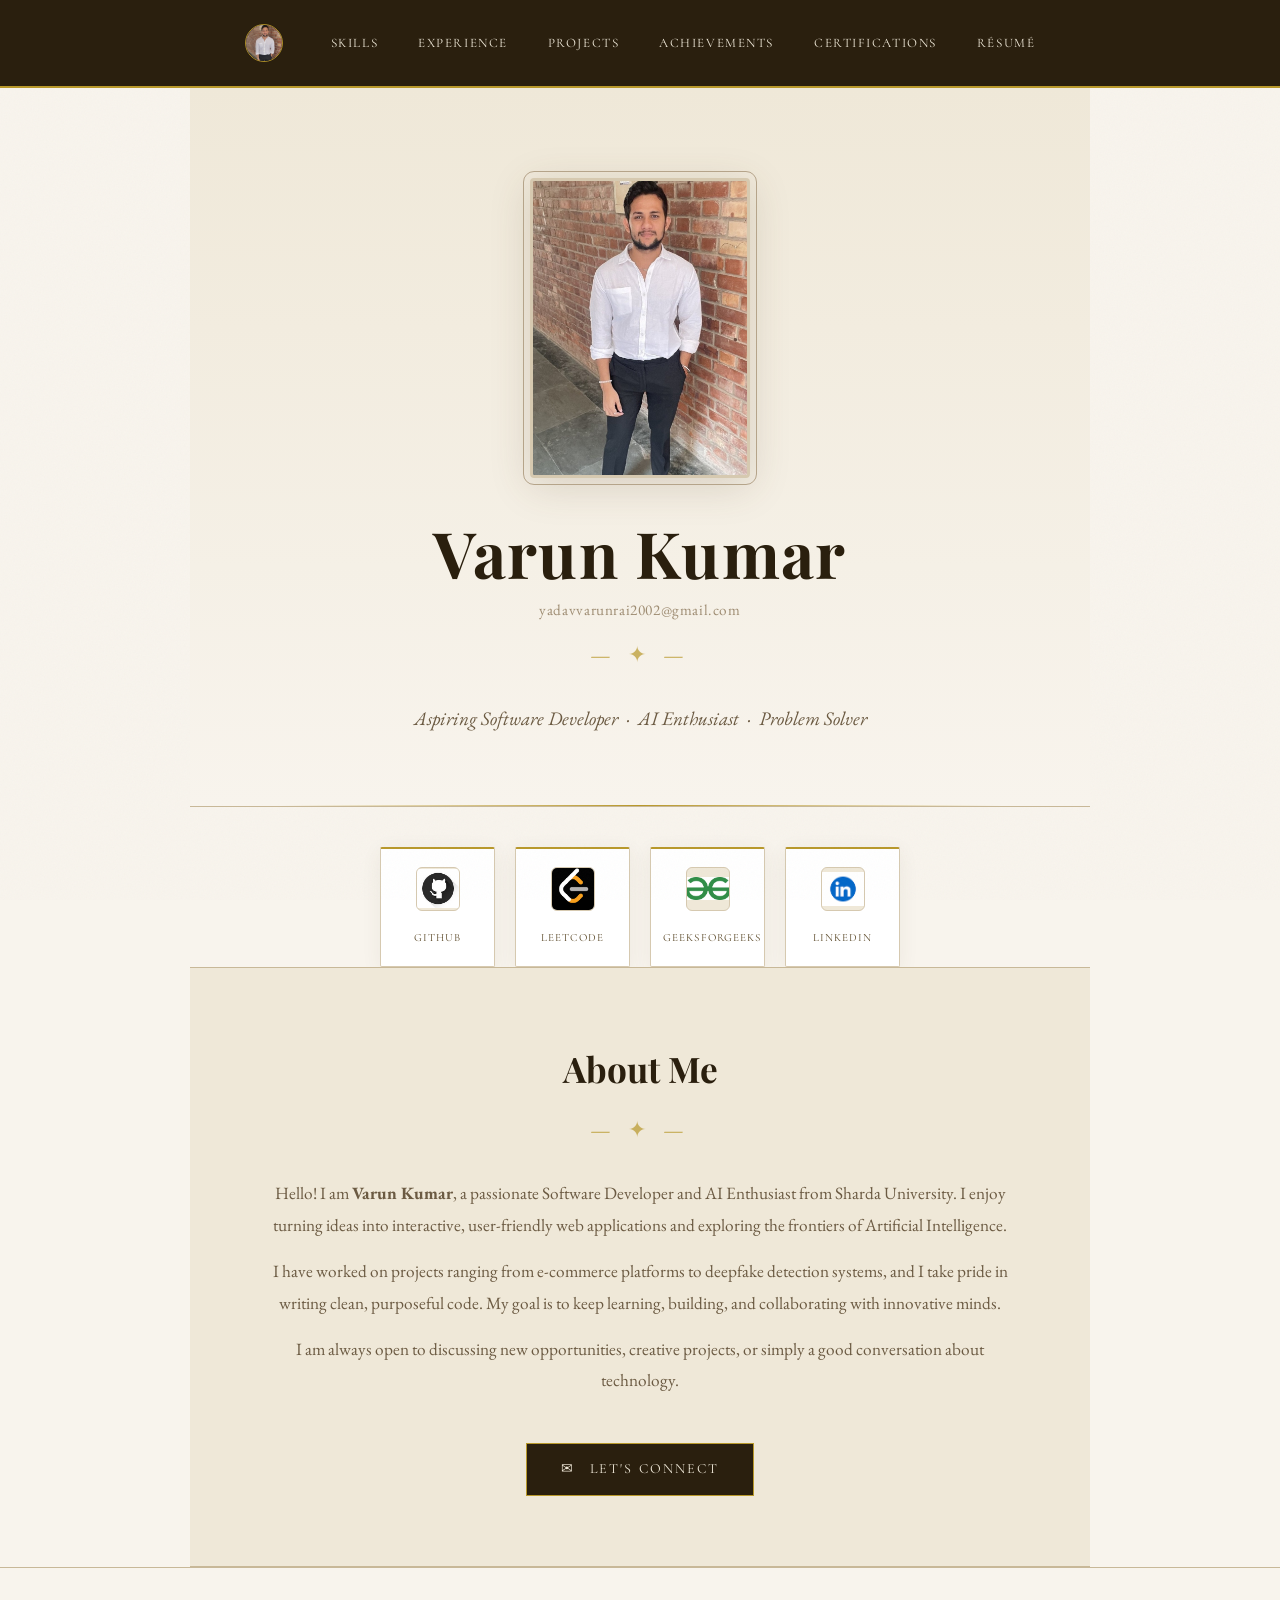
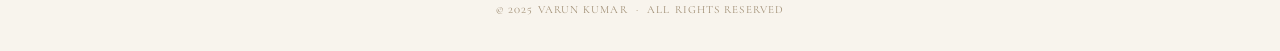
<file: index.html>
<!DOCTYPE html>
<html lang="en">
<head>
  <meta charset="UTF-8">
  <meta name="viewport" content="width=device-width, initial-scale=1.0">
  <title>Varun Kumar — Portfolio</title>
  <link rel="stylesheet" href="style.css">
</head>
<body>

  <nav>
    <ul>
      <li>
        <a href="index.html">
          <img src="assets/profile.jpg" alt="Varun Kumar" class="profile-nav">
        </a>
      </li>
      <li><a href="skills.html">Skills</a></li>
      <li><a href="experience.html">Experience</a></li>
      <li><a href="projects.html">Projects</a></li>
      <li><a href="achievements.html">Achievements</a></li>
      <li><a href="certifications.html">Certifications</a></li>
      <li><a href="Resume_Varun.pdf" target="_blank">Résumé</a></li>
    </ul>
  </nav>

  <section class="hero">
    <img src="assets/profile.jpg" alt="Varun Kumar" class="profile-img">
    <h1 class="name-text">Varun Kumar</h1>
    <p class="email">yadavvarunrai2002@gmail.com</p>
    <div class="ornament">— ✦ —</div>
    <p class="tagline">Aspiring Software Developer &nbsp;·&nbsp; AI Enthusiast &nbsp;·&nbsp; Problem Solver</p>
  </section>

  <div class="social-cards">
    <a href="https://github.com/VarunYadav031" target="_blank" class="card">
      <img src="assets/github.jpg" alt="GitHub">
      <p>GitHub</p>
    </a>
    <a href="https://leetcode.com/u/VarunYadav031/" target="_blank" class="card">
      <img src="assets/leetcodepng.png" alt="LeetCode">
      <p>LeetCode</p>
    </a>
    <a href="https://www.geeksforgeeks.org/" target="_blank" class="card">
      <img src="assets/gfg.png" alt="GeeksforGeeks">
      <p>GeeksForGeeks</p>
    </a>
    <a href="https://www.linkedin.com/in/varun-kumar-348397373/" target="_blank" class="card">
      <img src="assets/linkdin.png" alt="LinkedIn">
      <p>LinkedIn</p>
    </a>
  </div>

  <section class="about">
    <h2>About Me</h2>
    <div class="ornament">— ✦ —</div>
    <p>
      Hello! I am <strong>Varun Kumar</strong>, a passionate Software Developer and AI Enthusiast
      from Sharda University. I enjoy turning ideas into interactive, user-friendly web applications
      and exploring the frontiers of Artificial Intelligence.
    </p>
    <p>
      I have worked on projects ranging from e-commerce platforms to deepfake detection systems,
      and I take pride in writing clean, purposeful code. My goal is to keep learning, building,
      and collaborating with innovative minds.
    </p>
    <p>
      I am always open to discussing new opportunities, creative projects, or simply a good
      conversation about technology.
    </p>
    <a href="mailto:yadavvarunrai2002@gmail.com" class="contact-btn">✉ &nbsp; Let's Connect</a>
  </section>

  <footer>
    <p>&copy; 2025 Varun Kumar &nbsp;·&nbsp; All Rights Reserved</p>
  </footer>

</body>
</html>
</file>
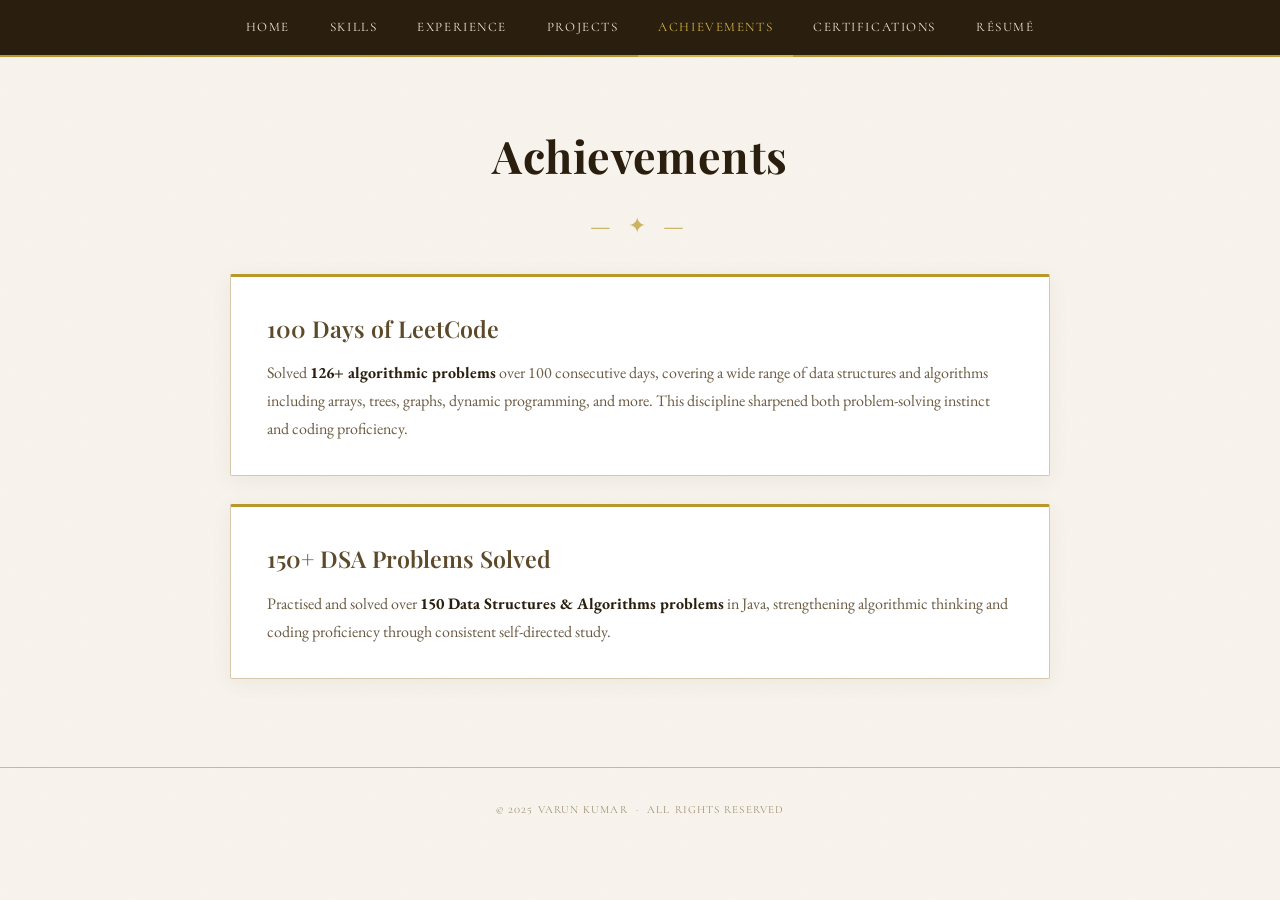
<file: achievements.html>
<!DOCTYPE html>
<html lang="en">
<head>
  <meta charset="UTF-8">
  <meta name="viewport" content="width=device-width, initial-scale=1.0">
  <title>Varun Kumar — Achievements</title>
  <link rel="stylesheet" href="style.css">
</head>
<body>

  <nav>
    <ul>
      <li><a href="index.html">Home</a></li>
      <li><a href="skills.html">Skills</a></li>
      <li><a href="experience.html">Experience</a></li>
      <li><a href="projects.html">Projects</a></li>
      <li><a href="achievements.html" class="active">Achievements</a></li>
      <li><a href="certifications.html">Certifications</a></li>
      <li><a href="Resume_Varun.pdf" target="_blank">Résumé</a></li>
    </ul>
  </nav>

  <section>
    <h1 class="neon-text">Achievements</h1>
    <div class="ornament">— ✦ —</div>

    <div class="card">
      <h2>100 Days of LeetCode</h2>
      <p>
        Solved <strong>126+ algorithmic problems</strong> over 100 consecutive days, covering
        a wide range of data structures and algorithms including arrays, trees, graphs, dynamic
        programming, and more. This discipline sharpened both problem-solving instinct and
        coding proficiency.
      </p>
    </div>

    <div class="card">
      <h2>150+ DSA Problems Solved</h2>
      <p>
        Practised and solved over <strong>150 Data Structures &amp; Algorithms problems</strong>
        in Java, strengthening algorithmic thinking and coding proficiency through consistent
        self-directed study.
      </p>
    </div>

  </section>

  <footer>
    <p>&copy; 2025 Varun Kumar &nbsp;·&nbsp; All Rights Reserved</p>
  </footer>

</body>
</html>
</file>
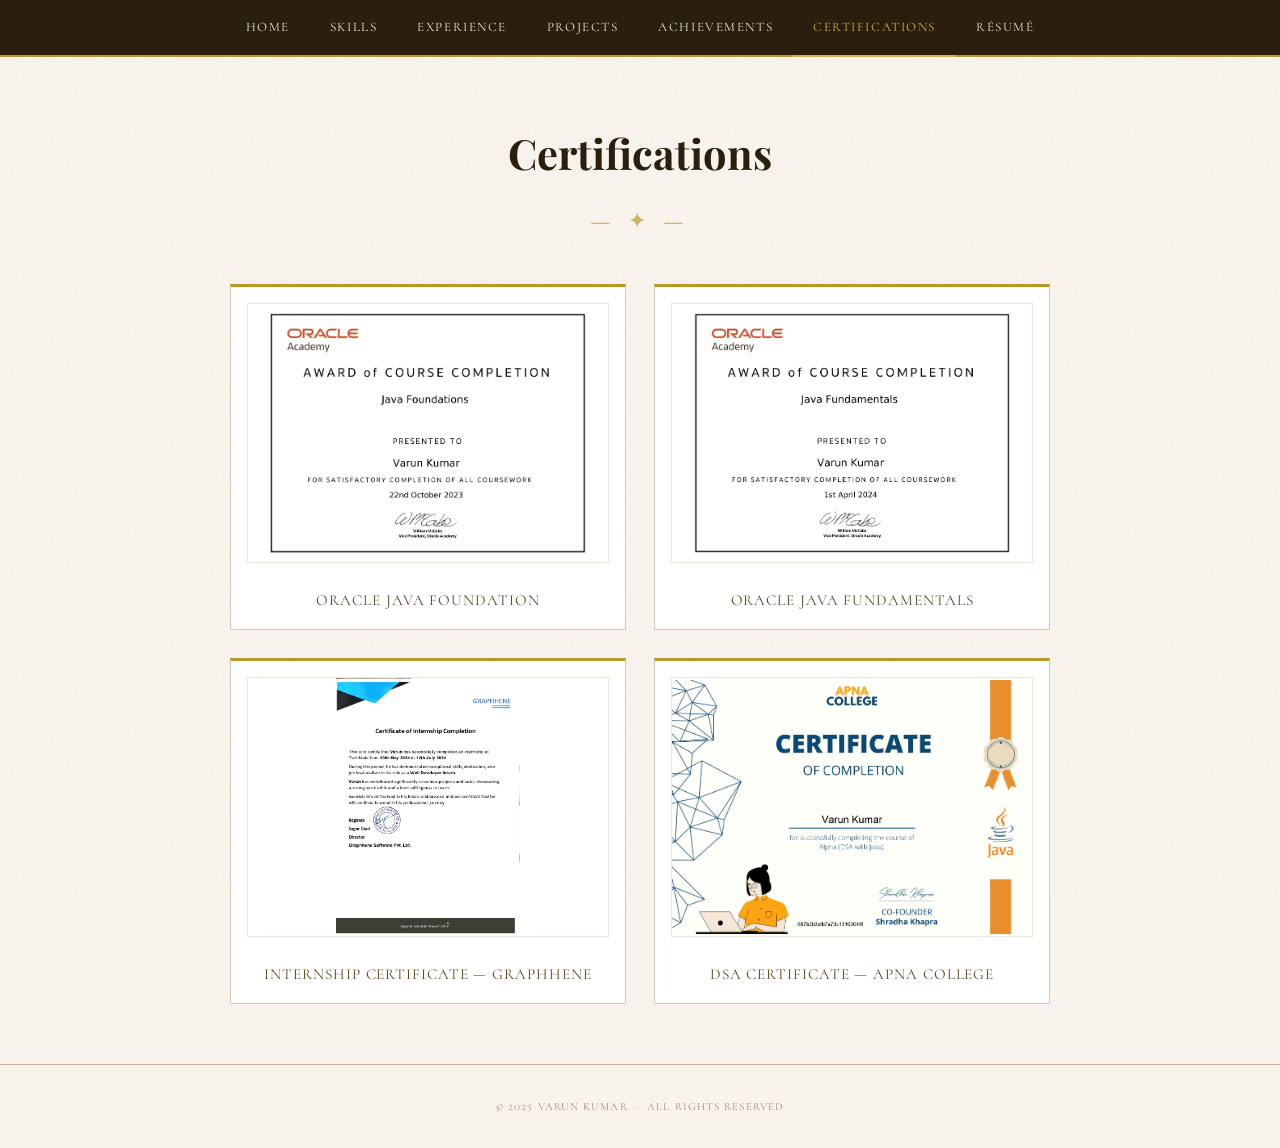
<file: certifications.html>
<!DOCTYPE html>
<html lang="en">
<head>
  <meta charset="UTF-8">
  <meta name="viewport" content="width=device-width, initial-scale=1.0">
  <title>Varun Kumar — Certifications</title>
  <link rel="stylesheet" href="style.css">
</head>
<body>

  <nav>
    <ul>
      <li><a href="index.html">Home</a></li>
      <li><a href="skills.html">Skills</a></li>
      <li><a href="experience.html">Experience</a></li>
      <li><a href="projects.html">Projects</a></li>
      <li><a href="achievements.html">Achievements</a></li>
      <li><a href="certifications.html" class="active">Certifications</a></li>
      <li><a href="Resume_Varun.pdf" target="_blank">Résumé</a></li>
    </ul>
  </nav>

  <section class="certifications">
    <h1>Certifications</h1>
    <div class="ornament">— ✦ —</div>

    <div class="cert-container">

      <div class="cert-card">
        <img src="assets/javafoundation_page-0001.jpg" alt="Oracle Java Foundation">
        <p>Oracle Java Foundation</p>
      </div>

      <div class="cert-card">
        <img src="assets/jvavafunda_page-0001.jpg" alt="Oracle Java Fundamentals">
        <p>Oracle Java Fundamentals</p>
      </div>

      <div class="cert-card">
        <img src="assets/internship certificate (varun)_page-0001.jpg" alt="Internship Certificate">
        <p>Internship Certificate — Graphhene</p>
      </div>

      <div class="cert-card">
        <img src="assets/dsa_page-0001.jpg" alt="Data Structures & Algorithms">
        <p>DSA Certificate — Apna College</p>
      </div>

    </div>
  </section>

  <footer>
    <p>&copy; 2025 Varun Kumar &nbsp;·&nbsp; All Rights Reserved</p>
  </footer>

</body>
</html>
</file>
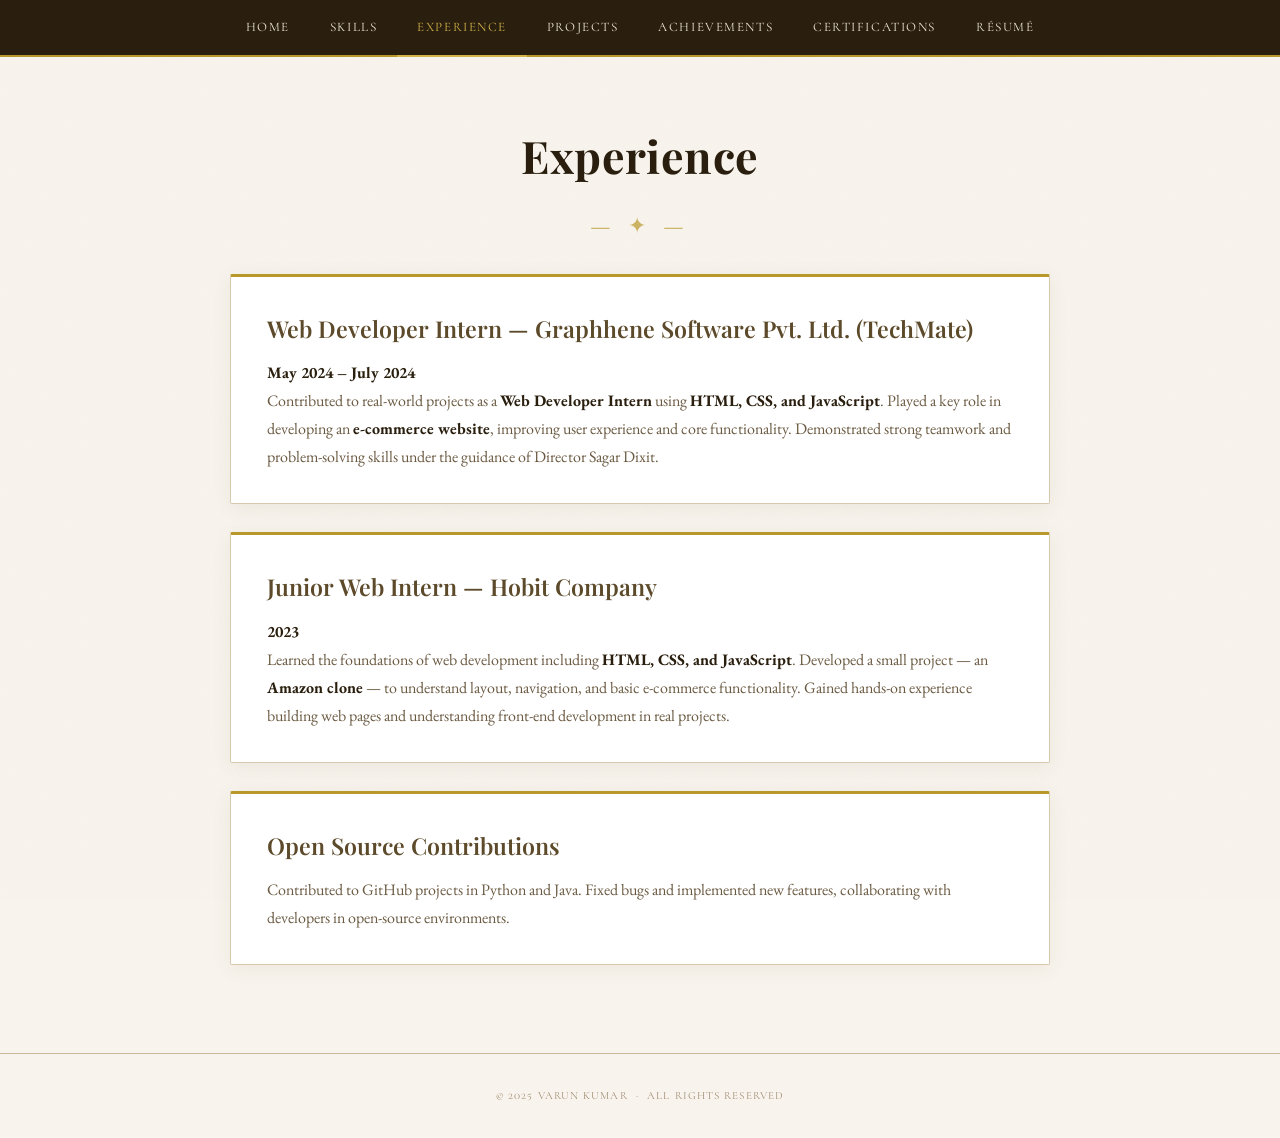
<file: experience.html>
<!DOCTYPE html>
<html lang="en">
<head>
  <meta charset="UTF-8">
  <meta name="viewport" content="width=device-width, initial-scale=1.0">
  <title>Varun Kumar — Experience</title>
  <link rel="stylesheet" href="style.css">
</head>
<body>

  <nav>
    <ul>
      <li><a href="index.html">Home</a></li>
      <li><a href="skills.html">Skills</a></li>
      <li><a href="experience.html" class="active">Experience</a></li>
      <li><a href="projects.html">Projects</a></li>
      <li><a href="achievements.html">Achievements</a></li>
      <li><a href="certifications.html">Certifications</a></li>
      <li><a href="Resume_Varun.pdf" target="_blank">Résumé</a></li>
    </ul>
  </nav>

  <section>
    <h1 class="neon-text">Experience</h1>
    <div class="ornament">— ✦ —</div>

    <div class="card">
      <h2>Web Developer Intern — Graphhene Software Pvt. Ltd. (TechMate)</h2>
      <p><strong>May 2024 – July 2024</strong></p>
      <p>
        Contributed to real-world projects as a <strong>Web Developer Intern</strong> using
        <strong>HTML, CSS, and JavaScript</strong>. Played a key role in developing an
        <strong>e-commerce website</strong>, improving user experience and core functionality.
        Demonstrated strong teamwork and problem-solving skills under the guidance of
        Director Sagar Dixit.
      </p>
    </div>

    <div class="card">
      <h2>Junior Web Intern — Hobit Company</h2>
      <p><strong>2023</strong></p>
      <p>
        Learned the foundations of web development including <strong>HTML, CSS, and JavaScript</strong>.
        Developed a small project — an <strong>Amazon clone</strong> — to understand layout, navigation,
        and basic e-commerce functionality. Gained hands-on experience building web pages and
        understanding front-end development in real projects.
      </p>
    </div>

    <div class="card">
      <h2>Open Source Contributions</h2>
      <p>
        Contributed to GitHub projects in Python and Java. Fixed bugs and implemented new features,
        collaborating with developers in open-source environments.
      </p>
    </div>
  </section>

  <footer>
    <p>&copy; 2025 Varun Kumar &nbsp;·&nbsp; All Rights Reserved</p>
  </footer>

</body>
</html>
</file>
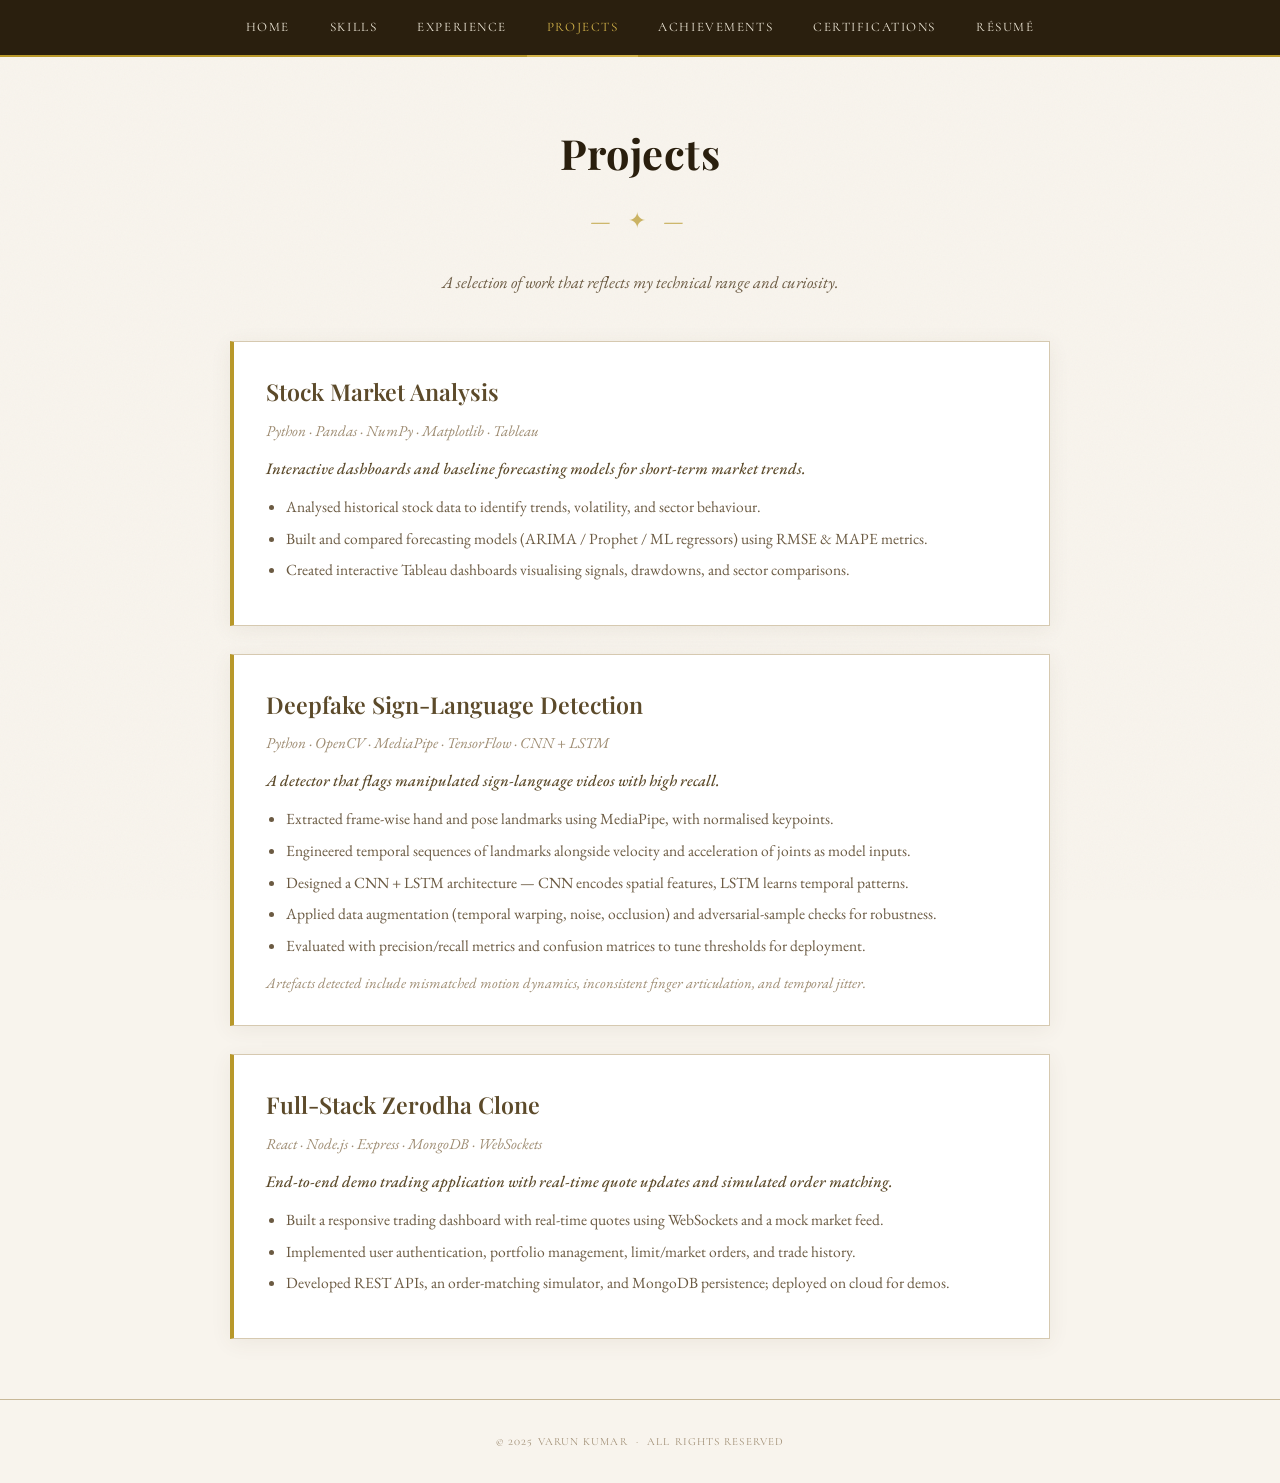
<file: projects.html>
<!DOCTYPE html>
<html lang="en">
<head>
  <meta charset="UTF-8">
  <meta name="viewport" content="width=device-width, initial-scale=1.0">
  <title>Varun Kumar — Projects</title>
  <link rel="stylesheet" href="style.css">
</head>
<body>

  <nav>
    <ul>
      <li><a href="index.html">Home</a></li>
      <li><a href="skills.html">Skills</a></li>
      <li><a href="experience.html">Experience</a></li>
      <li><a href="projects.html" class="active">Projects</a></li>
      <li><a href="achievements.html">Achievements</a></li>
      <li><a href="certifications.html">Certifications</a></li>
      <li><a href="Resume_Varun.pdf" target="_blank">Résumé</a></li>
    </ul>
  </nav>

  <section class="projects">
    <h1 class="projects-title">Projects</h1>
    <div class="ornament">— ✦ —</div>
    <p class="projects-subtitle">A selection of work that reflects my technical range and curiosity.</p>

    <div class="projects-container">

      <div class="project-card">
        <h2>Stock Market Analysis</h2>
        <p class="tech">Python · Pandas · NumPy · Matplotlib · Tableau</p>
        <p class="highlight">Interactive dashboards and baseline forecasting models for short-term market trends.</p>
        <ul>
          <li>Analysed historical stock data to identify trends, volatility, and sector behaviour.</li>
          <li>Built and compared forecasting models (ARIMA / Prophet / ML regressors) using RMSE &amp; MAPE metrics.</li>
          <li>Created interactive Tableau dashboards visualising signals, drawdowns, and sector comparisons.</li>
        </ul>
      </div>

      <div class="project-card">
        <h2>Deepfake Sign-Language Detection</h2>
        <p class="tech">Python · OpenCV · MediaPipe · TensorFlow · CNN + LSTM</p>
        <p class="highlight">A detector that flags manipulated sign-language videos with high recall.</p>
        <ul>
          <li>Extracted frame-wise hand and pose landmarks using MediaPipe, with normalised keypoints.</li>
          <li>Engineered temporal sequences of landmarks alongside velocity and acceleration of joints as model inputs.</li>
          <li>Designed a CNN + LSTM architecture — CNN encodes spatial features, LSTM learns temporal patterns.</li>
          <li>Applied data augmentation (temporal warping, noise, occlusion) and adversarial-sample checks for robustness.</li>
          <li>Evaluated with precision/recall metrics and confusion matrices to tune thresholds for deployment.</li>
        </ul>
        <p class="notes">Artefacts detected include mismatched motion dynamics, inconsistent finger articulation, and temporal jitter.</p>
      </div>

      <div class="project-card">
        <h2>Full-Stack Zerodha Clone</h2>
        <p class="tech">React · Node.js · Express · MongoDB · WebSockets</p>
        <p class="highlight">End-to-end demo trading application with real-time quote updates and simulated order matching.</p>
        <ul>
          <li>Built a responsive trading dashboard with real-time quotes using WebSockets and a mock market feed.</li>
          <li>Implemented user authentication, portfolio management, limit/market orders, and trade history.</li>
          <li>Developed REST APIs, an order-matching simulator, and MongoDB persistence; deployed on cloud for demos.</li>
        </ul>
      </div>

    </div>
  </section>

  <footer>
    <p>&copy; 2025 Varun Kumar &nbsp;·&nbsp; All Rights Reserved</p>
  </footer>

</body>
</html>
</file>
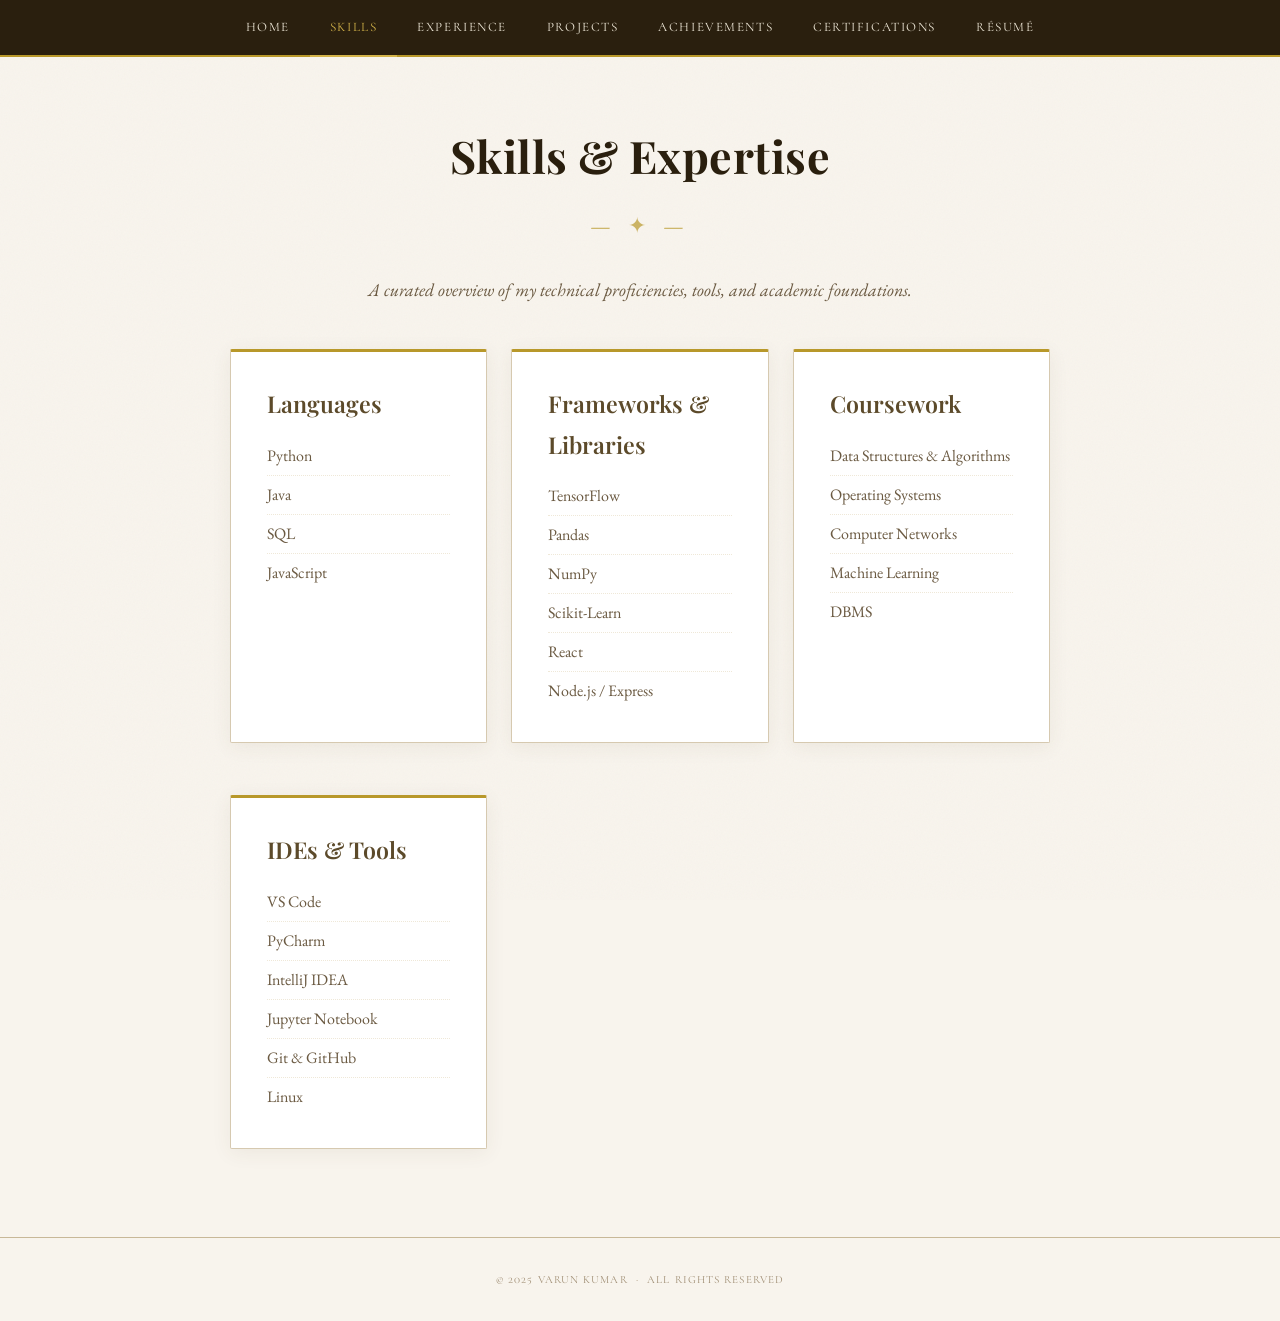
<file: skills.html>
<!DOCTYPE html>
<html lang="en">
<head>
  <meta charset="UTF-8">
  <meta name="viewport" content="width=device-width, initial-scale=1.0">
  <title>Varun Kumar — Skills</title>
  <link rel="stylesheet" href="style.css">
</head>
<body>

  <nav>
    <ul>
      <li><a href="index.html">Home</a></li>
      <li><a href="skills.html" class="active">Skills</a></li>
      <li><a href="experience.html">Experience</a></li>
      <li><a href="projects.html">Projects</a></li>
      <li><a href="achievements.html">Achievements</a></li>
      <li><a href="certifications.html">Certifications</a></li>
      <li><a href="Resume_Varun.pdf" target="_blank">Résumé</a></li>
    </ul>
  </nav>

  <section class="skills-section">
    <h1 class="neon-text">Skills &amp; Expertise</h1>
    <div class="ornament">— ✦ —</div>
    <p>A curated overview of my technical proficiencies, tools, and academic foundations.</p>

    <div class="skills-container">

      <div class="card">
        <h2>Languages</h2>
        <ul>
          <li>Python</li>
          <li>Java</li>
          <li>SQL</li>
          <li>JavaScript</li>
        </ul>
      </div>

      <div class="card">
        <h2>Frameworks &amp; Libraries</h2>
        <ul>
          <li>TensorFlow</li>
          <li>Pandas</li>
          <li>NumPy</li>
          <li>Scikit-Learn</li>
          <li>React</li>
          <li>Node.js / Express</li>
        </ul>
      </div>

      <div class="card">
        <h2>Coursework</h2>
        <ul>
          <li>Data Structures &amp; Algorithms</li>
          <li>Operating Systems</li>
          <li>Computer Networks</li>
          <li>Machine Learning</li>
          <li>DBMS</li>
        </ul>
      </div>

      <div class="card">
        <h2>IDEs &amp; Tools</h2>
        <ul>
          <li>VS Code</li>
          <li>PyCharm</li>
          <li>IntelliJ IDEA</li>
          <li>Jupyter Notebook</li>
          <li>Git &amp; GitHub</li>
          <li>Linux</li>
        </ul>
      </div>

    </div>
  </section>

  <footer>
    <p>&copy; 2025 Varun Kumar &nbsp;·&nbsp; All Rights Reserved</p>
  </footer>

</body>
</html>
</file>
<file: style.css>
@import url('https://fonts.googleapis.com/css2?family=Playfair+Display:ital,wght@0,400;0,600;0,700;1,400;1,600&family=EB+Garamond:ital,wght@0,400;0,500;1,400&family=Cormorant+SC:wght@400;600&display=swap');

/* === ROOT & RESET === */
*, *::before, *::after { box-sizing: border-box; margin: 0; padding: 0; }

:root {
  --cream: #f8f4ed;
  --parchment: #efe8d8;
  --tan: #d6c9b0;
  --brown-light: #b5a48a;
  --brown: #8c7355;
  --brown-dark: #5c4a2a;
  --ink: #2a1f0e;
  --ink-muted: #6b5a42;
  --ink-faint: #9e8c72;
  --gold: #b8982a;
  --gold-light: #d4b44a;
  --rule: #c8b898;
}

html { scroll-behavior: smooth; }

body {
  background-color: var(--cream);
  color: var(--ink);
  font-family: 'EB Garamond', Georgia, serif;
  font-size: 18px;
  line-height: 1.75;
  min-height: 100vh;
}

/* === DECORATIVE TEXTURE OVERLAY === */
body::before {
  content: '';
  position: fixed;
  inset: 0;
  background-image: url("data:image/svg+xml,%3Csvg xmlns='http://www.w3.org/2000/svg' width='200' height='200'%3E%3Cfilter id='n'%3E%3CfeTurbulence type='fractalNoise' baseFrequency='0.65' numOctaves='3' stitchTiles='stitch'/%3E%3C/filter%3E%3Crect width='200' height='200' filter='url(%23n)' opacity='0.03'/%3E%3C/svg%3E");
  pointer-events: none;
  z-index: 0;
}

/* === NAVIGATION === */
nav {
  position: sticky;
  top: 0;
  z-index: 100;
  background: var(--ink);
  border-bottom: 2px solid var(--gold);
  padding: 0 40px;
}

nav ul {
  list-style: none;
  display: flex;
  justify-content: center;
  align-items: center;
  gap: 0;
  flex-wrap: wrap;
}

nav ul li a {
  display: block;
  color: var(--parchment);
  text-decoration: none;
  font-family: 'Cormorant SC', serif;
  font-size: 13px;
  letter-spacing: 0.12em;
  text-transform: uppercase;
  padding: 16px 20px;
  transition: color 0.25s ease, background 0.25s ease;
  border-bottom: 2px solid transparent;
  margin-bottom: -2px;
}

nav ul li a:hover {
  color: var(--gold-light);
  background: rgba(255,255,255,0.04);
}

nav ul li a.active {
  color: var(--gold-light);
  border-bottom-color: var(--gold-light);
}

/* Profile nav image */
nav ul li img.profile-nav {
  width: 38px;
  height: 38px;
  border-radius: 50%;
  border: 1px solid var(--gold);
  object-fit: cover;
  object-position: center top;
  margin: 8px 8px 8px 0;
  display: block;
  opacity: 0.9;
  transition: opacity 0.2s;
}
nav ul li img.profile-nav:hover { opacity: 1; }

/* === ORNAMENTAL RULE === */
.ornament {
  text-align: center;
  color: var(--gold);
  font-size: 22px;
  letter-spacing: 0.3em;
  margin: 12px 0 28px;
  opacity: 0.7;
}

/* === HERO SECTION === */
.hero {
  text-align: center;
  padding: 90px 40px 70px;
  position: relative;
  background: linear-gradient(180deg, var(--parchment) 0%, var(--cream) 100%);
  border-bottom: 1px solid var(--rule);
}

.hero::after {
  content: '';
  position: absolute;
  bottom: 0; left: 10%; right: 10%;
  height: 1px;
  background: linear-gradient(90deg, transparent, var(--gold), transparent);
}

.profile-img {
  width: 220px;
  height: 300px;
  border-radius: 4px;
  border: 3px solid var(--tan);
  outline: 1px solid var(--brown-light);
  outline-offset: 6px;
  object-fit: cover;
  object-position: center top;
  margin-bottom: 28px;
  box-shadow: 0 8px 40px rgba(92,74,42,0.18);
}

h1.name-text {
  font-family: 'Playfair Display', Georgia, serif;
  font-size: clamp(2.6rem, 5vw, 4rem);
  font-weight: 700;
  color: var(--ink);
  letter-spacing: 0.02em;
  line-height: 1.15;
  margin-bottom: 8px;
}

.tagline {
  font-family: 'EB Garamond', serif;
  font-style: italic;
  font-size: 1.2rem;
  color: var(--ink-muted);
  margin-top: 4px;
}

.email {
  font-size: 0.95rem;
  color: var(--ink-faint);
  font-family: 'EB Garamond', serif;
  letter-spacing: 0.04em;
  margin: 8px 0;
}

/* === SECTION WRAPPER === */
section {
  max-width: 900px;
  margin: 0 auto;
  padding: 60px 40px;
  position: relative;
  z-index: 1;
}

/* === HEADINGS === */
h1.neon-text, h1.section-title, h1.projects-title {
  font-family: 'Playfair Display', Georgia, serif;
  font-size: clamp(2rem, 4vw, 2.8rem);
  font-weight: 700;
  color: var(--ink);
  text-align: center;
  margin-bottom: 6px;
  letter-spacing: 0.01em;
  /* Remove neon effects */
  text-shadow: none;
}

.projects-subtitle {
  text-align: center;
  font-style: italic;
  color: var(--ink-muted);
  margin-bottom: 44px;
  font-size: 1.05rem;
}

/* === CARDS === */
.card {
  background: #fff;
  border: 1px solid var(--tan);
  border-top: 3px solid var(--gold);
  border-radius: 2px;
  padding: 32px 36px;
  margin-bottom: 28px;
  box-shadow: 0 4px 20px rgba(92,74,42,0.07);
  transition: box-shadow 0.3s ease, transform 0.3s ease;
  /* Remove hover scale from original */
}

.card:hover {
  box-shadow: 0 8px 32px rgba(92,74,42,0.13);
  transform: translateY(-2px);
}

.card h2 {
  font-family: 'Playfair Display', Georgia, serif;
  font-size: 1.45rem;
  font-weight: 600;
  color: var(--brown-dark);
  margin-bottom: 10px;
  text-shadow: none;
}

.card ul {
  list-style: none;
  padding: 0;
  margin-top: 12px;
}

.card ul li {
  padding: 5px 0;
  border-bottom: 1px dotted var(--parchment);
  font-size: 1rem;
  color: var(--ink-muted);
}
.card ul li:last-child { border-bottom: none; }

.card p, .card p strong {
  color: var(--ink-muted);
  font-size: 1rem;
}
.card p strong { color: var(--ink); }

/* === SOCIAL CARDS === */
.social-cards {
  display: flex;
  justify-content: center;
  gap: 20px;
  flex-wrap: wrap;
  padding: 40px 40px 0;
  max-width: 900px;
  margin: 0 auto;
}

.social-cards .card {
  width: 115px;
  padding: 18px 12px;
  text-align: center;
  border-top: 2px solid var(--gold);
  margin-bottom: 0;
  text-decoration: none;
  display: block;
}

.social-cards .card img {
  width: 44px;
  height: 44px;
  border-radius: 6px;
  border: 1px solid var(--tan);
  object-fit: contain;
  background: var(--parchment);
  margin-bottom: 8px;
}

.social-cards .card p {
  font-family: 'Cormorant SC', serif;
  font-size: 11px;
  letter-spacing: 0.1em;
  color: var(--brown-dark);
  text-transform: uppercase;
  margin: 0;
}

/* === ABOUT SECTION === */
.about {
  background: var(--parchment);
  border-top: 1px solid var(--rule);
  border-bottom: 1px solid var(--rule);
  padding: 70px 40px;
  text-align: center;
  margin-top: 0;
}

.about h2 {
  font-family: 'Playfair Display', Georgia, serif;
  font-size: 2.2rem;
  font-weight: 700;
  color: var(--ink);
  margin-bottom: 8px;
  text-shadow: none;
}

.about p {
  max-width: 750px;
  margin: 14px auto;
  font-size: 1.08rem;
  color: var(--ink-muted);
  line-height: 1.85;
}

.contact-btn {
  display: inline-block;
  margin-top: 32px;
  padding: 13px 34px;
  background: var(--ink);
  color: var(--parchment);
  font-family: 'Cormorant SC', serif;
  font-size: 14px;
  letter-spacing: 0.15em;
  text-transform: uppercase;
  text-decoration: none;
  border: 1px solid var(--gold);
  transition: all 0.3s ease;
}

.contact-btn:hover {
  background: var(--brown-dark);
  color: var(--gold-light);
  border-color: var(--gold-light);
  box-shadow: 0 4px 20px rgba(92,74,42,0.2);
}

/* === SKILLS SECTION === */
.skills-section {
  max-width: 900px;
  margin: 0 auto;
  padding: 60px 40px;
}

.skills-section > p {
  text-align: center;
  font-style: italic;
  color: var(--ink-muted);
  margin-bottom: 44px;
}

.skills-container {
  display: grid;
  grid-template-columns: repeat(auto-fit, minmax(220px, 1fr));
  gap: 24px;
}

/* === CERTIFICATIONS === */
.certifications {
  max-width: 900px;
  margin: 0 auto;
  padding: 60px 40px;
  text-align: center;
}

.certifications h1 {
  font-family: 'Playfair Display', Georgia, serif;
  font-size: 2.6rem;
  font-weight: 700;
  color: var(--ink);
  margin-bottom: 8px;
  text-shadow: none;
}

.cert-container {
  display: grid;
  grid-template-columns: repeat(2, 1fr);
  gap: 28px;
  margin-top: 44px;
}

.cert-card {
  background: #fff;
  border: 1px solid var(--tan);
  border-top: 3px solid var(--gold);
  padding: 16px;
  transition: box-shadow 0.3s ease, transform 0.3s ease;
  text-align: center;
}

.cert-card:hover {
  box-shadow: 0 8px 32px rgba(92,74,42,0.13);
  transform: translateY(-3px);
}

.cert-card img {
  width: 100%;
  height: 260px;
  object-fit: contain;
  border: 1px solid var(--parchment);
}

.cert-card p {
  margin-top: 14px;
  font-family: 'Cormorant SC', serif;
  font-size: 0.95rem;
  letter-spacing: 0.06em;
  color: var(--brown-dark);
  text-transform: uppercase;
}

/* === PROJECTS === */
.projects {
  max-width: 900px;
  margin: 0 auto;
  padding: 60px 40px;
}

.projects h1, h1.projects-title {
  font-family: 'Playfair Display', Georgia, serif;
  font-size: 2.6rem;
  font-weight: 700;
  color: var(--ink);
  text-align: center;
  margin-bottom: 8px;
  text-shadow: none;
}

.projects-container {
  display: flex;
  flex-direction: column;
  gap: 28px;
  margin-top: 10px;
}

.project-card {
  background: #fff;
  border: 1px solid var(--tan);
  border-left: 4px solid var(--gold);
  padding: 30px 32px;
  box-shadow: 0 4px 20px rgba(92,74,42,0.07);
  transition: box-shadow 0.3s ease, transform 0.3s ease;
}

.project-card:hover {
  box-shadow: 0 8px 32px rgba(92,74,42,0.13);
  transform: translateX(3px);
}

.project-card h2 {
  font-family: 'Playfair Display', Georgia, serif;
  font-size: 1.45rem;
  font-weight: 600;
  color: var(--brown-dark);
  margin-bottom: 6px;
}

.project-card p {
  color: var(--ink-muted);
  font-size: 1rem;
  line-height: 1.7;
}

.project-card .tech {
  font-style: italic;
  font-size: 0.95rem;
  color: var(--ink-faint);
  margin-bottom: 10px;
}

.project-card .highlight {
  font-weight: 500;
  color: var(--brown-dark);
  font-style: italic;
  margin: 10px 0;
}

.project-card .notes {
  margin-top: 12px;
  font-size: 0.92rem;
  color: var(--ink-faint);
  font-style: italic;
}

.project-card ul {
  padding-left: 20px;
  margin: 12px 0;
}
.project-card ul li {
  color: var(--ink-muted);
  font-size: 0.97rem;
  margin-bottom: 6px;
  line-height: 1.65;
}

/* === FOOTER === */
footer {
  text-align: center;
  padding: 32px;
  border-top: 1px solid var(--rule);
  font-family: 'Cormorant SC', serif;
  font-size: 11px;
  letter-spacing: 0.1em;
  color: var(--ink-faint);
  text-transform: uppercase;
}

/* === RESPONSIVE === */
@media (max-width: 640px) {
  nav { padding: 0 16px; }
  nav ul li a { padding: 14px 12px; font-size: 11px; }
  section, .skills-section, .certifications, .projects { padding: 44px 20px; }
  .cert-container { grid-template-columns: 1fr; }
  .social-cards { padding: 28px 20px 0; gap: 14px; }
  h1.name-text { font-size: 2.2rem; }
}
</file>
